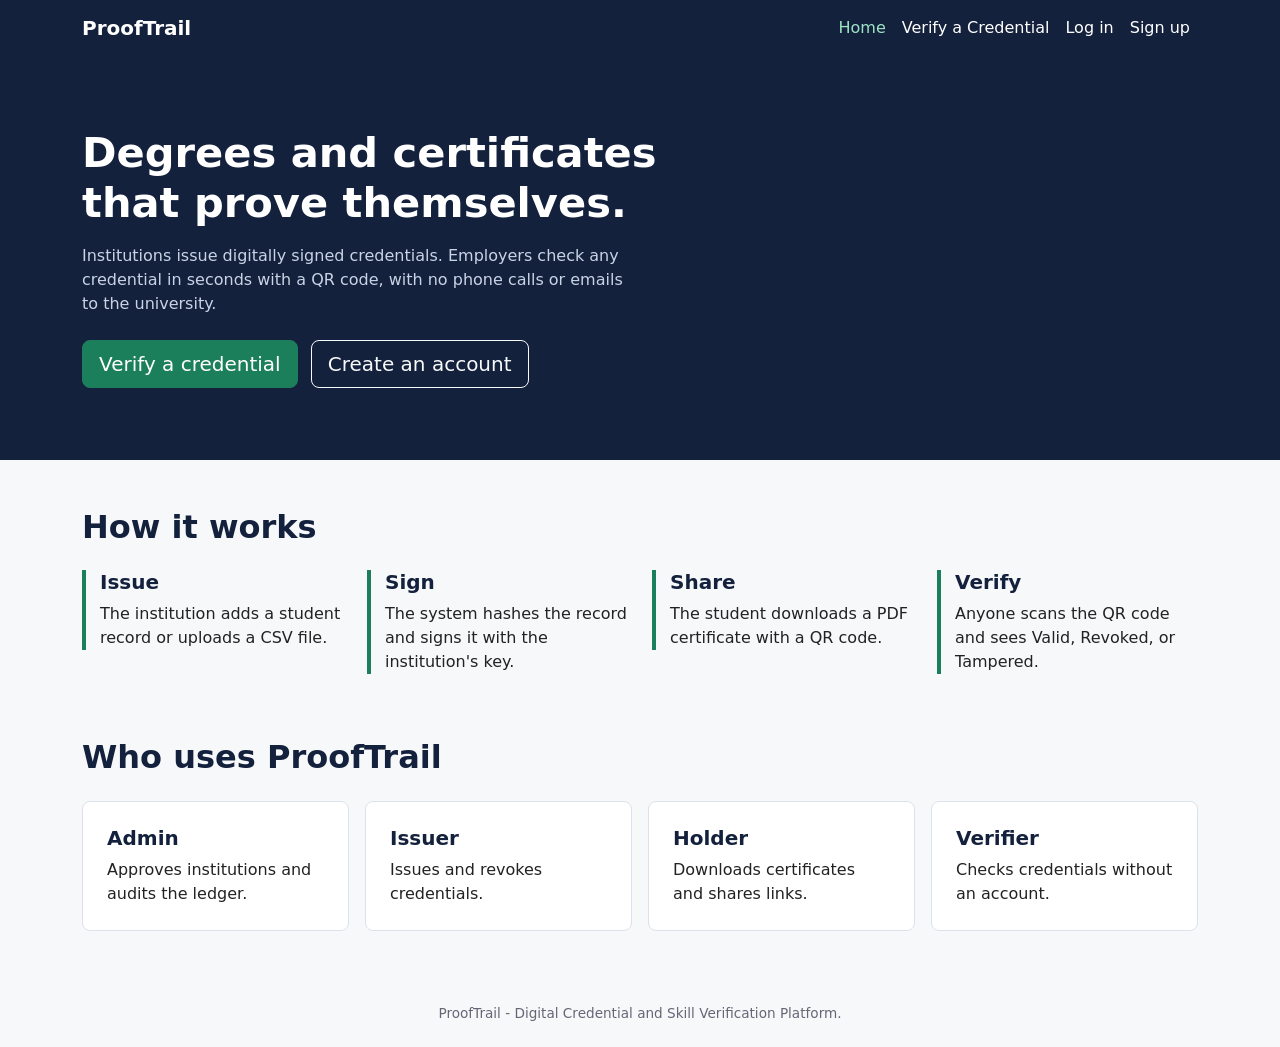
<file: index.html>
<!DOCTYPE html>
<html lang="en">
<head>
    <meta charset="utf-8">
    <meta name="viewport" content="width=device-width, initial-scale=1">
    <title>Home | ProofTrail</title>
    <link href="https://cdn.jsdelivr.net/npm/bootstrap@5.3.3/dist/css/bootstrap.min.css" rel="stylesheet">
    <link href="css/style.css" rel="stylesheet">
</head>
<body>
    <nav class="navbar navbar-expand-md">
        <div class="container">
            <a class="navbar-brand fw-bold" href="index.html">ProofTrail</a>
            <button class="navbar-toggler bg-light" data-bs-toggle="collapse" data-bs-target="#m"><span class="navbar-toggler-icon"></span></button>
            <div class="collapse navbar-collapse" id="m">
                <ul class="navbar-nav ms-auto">
                    <li class="nav-item"><a class="nav-link active" href="index.html">Home</a></li>
                    <li class="nav-item"><a class="nav-link" href="verify.html">Verify a Credential</a></li>
                    <li class="nav-item"><a class="nav-link" href="login.html">Log in</a></li>
                    <li class="nav-item"><a class="nav-link" href="signup.html">Sign up</a></li>
                </ul>
            </div>
        </div>
    </nav>

    <section class="hero">
        <div class="container">
            <div class="row align-items-center g-5">
                <div class="col-md-7">
                    <h1>Degrees and certificates that prove themselves.</h1>
                    <p class="mt-3">Institutions issue digitally signed credentials. Employers check any credential in seconds with a QR code, with no phone calls or emails to the university.</p>
                    <a href="verify.html" class="btn btn-seal btn-lg me-2 mt-2">Verify a credential</a>
                    <a href="signup.html" class="btn btn-outline-light btn-lg mt-2">Create an account</a>
                </div>
            </div>
        </div>
    </section>

    <section class="container py-5">
        <h2 class="mb-4">How it works</h2>
        <div class="row g-4">
            <div class="col-md-3">
                <div class="step">
                    <h5>Issue</h5>
                    <p>The institution adds a student record or uploads a CSV file.</p>
                </div>
            </div>

            <div class="col-md-3">
                <div class="step">
                    <h5>Sign</h5>
                    <p>The system hashes the record and signs it with the institution's key.</p>
                </div>
            </div>

            <div class="col-md-3">
                <div class="step">
                    <h5>Share</h5>
                    <p>The student downloads a PDF certificate with a QR code.</p>
                </div>
            </div>

            <div class="col-md-3">
                <div class="step">
                    <h5>Verify</h5>
                    <p>Anyone scans the QR code and sees Valid, Revoked, or Tampered.</p>
                </div>
            </div>

        </div>
    </section>

    <section class="container pb-5">
        <h2 class="mb-4">Who uses ProofTrail</h2>
        <div class="row g-3">

            <div class="col-md-3">
                <div class="panel h-100">
                    <h5>Admin</h5>
                    <p class="mb-0">Approves institutions and audits the ledger.</p>
                </div>
            </div>

            <div class="col-md-3">
                <div class="panel h-100">
                    <h5>Issuer</h5>
                    <p class="mb-0">Issues and revokes credentials.</p>
                </div>
            </div>

            <div class="col-md-3">
                <div class="panel h-100">
                    <h5>Holder</h5>
                    <p class="mb-0">Downloads certificates and shares links.</p>
                </div>
            </div>

            <div class="col-md-3">
                <div class="panel h-100">
                    <h5>Verifier</h5>
                    <p class="mb-0">Checks credentials without an account.</p>
                </div>
            </div>

        </div>
    </section>

    <footer class="container text-center">
        ProofTrail - Digital Credential and Skill Verification Platform.
    </footer>

    <script src="https://cdn.jsdelivr.net/npm/bootstrap@5.3.3/dist/js/bootstrap.bundle.min.js"></script>

</body>

</html>
</file>
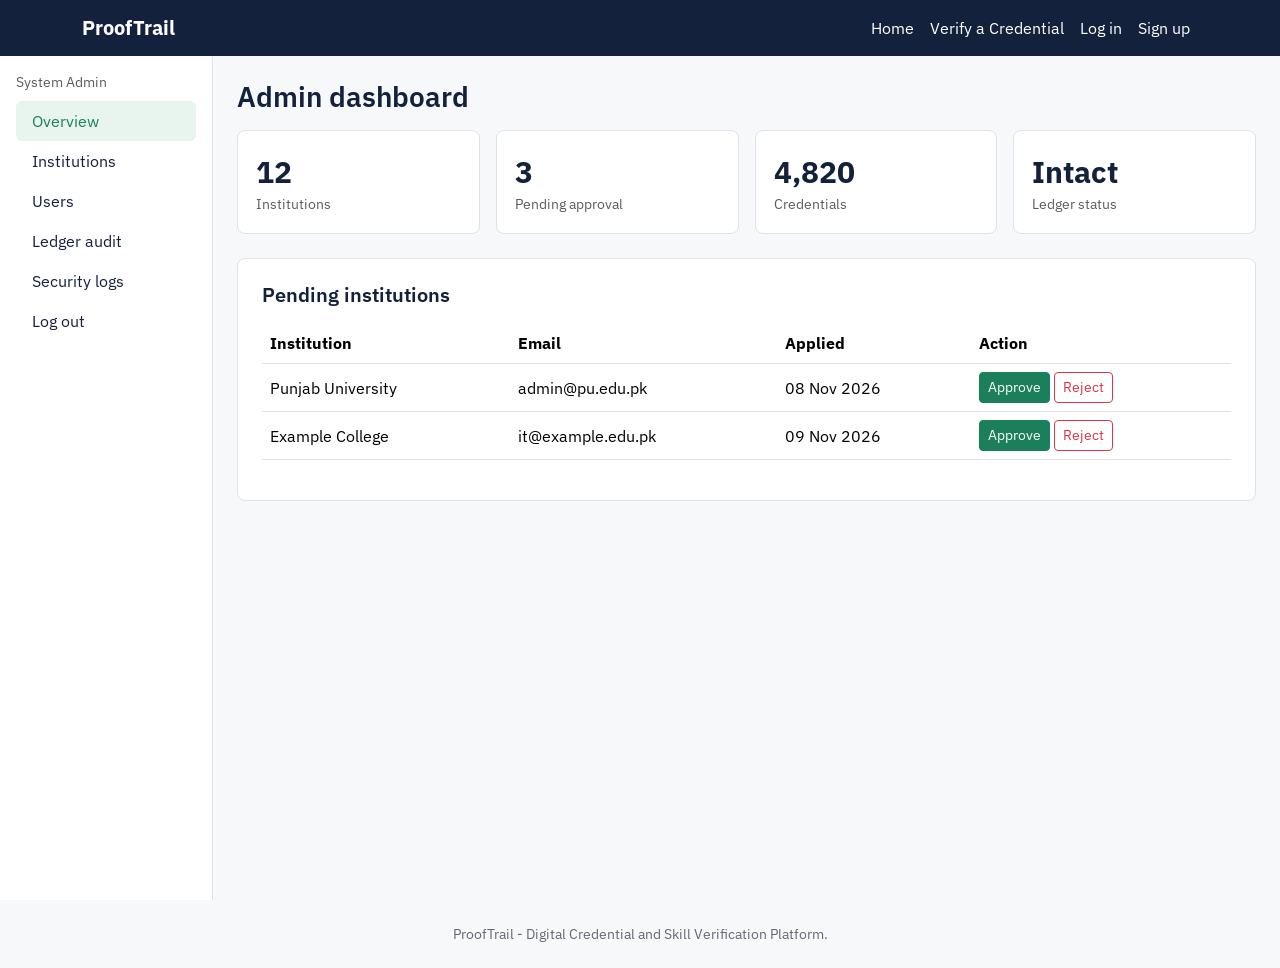
<file: admin-dashboard.html>
<!DOCTYPE html>
<html lang="en">

<head>
    <meta charset="utf-8">
    <meta name="viewport" content="width=device-width, initial-scale=1">
    <title>Admin dashboard | ProofTrail</title>
    <link href="https://cdn.jsdelivr.net/npm/bootstrap@5.3.3/dist/css/bootstrap.min.css" rel="stylesheet">
    <link href="https://fonts.googleapis.com/css2?family=IBM+Plex+Sans:wght@400;500;600;700&display=swap" rel="stylesheet">
    <link href="css/style.css" rel="stylesheet">
</head>

<body>

    <nav class="navbar navbar-expand-md">
        <div class="container">

            <a class="navbar-brand fw-bold" href="index.html">ProofTrail</a>

            <button class="navbar-toggler bg-light" data-bs-toggle="collapse" data-bs-target="#m">
                <span class="navbar-toggler-icon"></span>
            </button>

            <div class="collapse navbar-collapse" id="m">
                <ul class="navbar-nav ms-auto">
                    <li class="nav-item">
                        <a class="nav-link" href="index.html">Home</a>
                    </li>
                    <li class="nav-item">
                        <a class="nav-link" href="verify.html">Verify a Credential</a>
                    </li>
                    <li class="nav-item">
                        <a class="nav-link" href="login.html">Log in</a>
                    </li>
                    <li class="nav-item">
                        <a class="nav-link" href="signup.html">Sign up</a>
                    </li>
                </ul>
            </div>

        </div>
    </nav>

    <div class="container-fluid">
        <div class="row">

            <aside class="col-md-2 side p-3">
                <div class="small text-muted mb-2">System Admin</div>
                <nav class="nav flex-column">
                    <a class="nav-link active" href="#">Overview</a>
                    <a class="nav-link" href="#">Institutions</a>
                    <a class="nav-link" href="#">Users</a>
                    <a class="nav-link" href="#">Ledger audit</a>
                    <a class="nav-link" href="#">Security logs</a>
                    <a class="nav-link" href="login.html">Log out</a>
                </nav>
            </aside>

            <main class="col-md-10 p-4">

                <h3 class="mb-3">Admin dashboard</h3>

                <div class="row g-3 mb-4">

                    <div class="col-6 col-md-3">
                        <div class="stat">
                            <div class="n">12</div>
                            <div class="small text-muted">Institutions</div>
                        </div>
                    </div>

                    <div class="col-6 col-md-3">
                        <div class="stat">
                            <div class="n">3</div>
                            <div class="small text-muted">Pending approval</div>
                        </div>
                    </div>

                    <div class="col-6 col-md-3">
                        <div class="stat">
                            <div class="n">4,820</div>
                            <div class="small text-muted">Credentials</div>
                        </div>
                    </div>

                    <div class="col-6 col-md-3">
                        <div class="stat">
                            <div class="n">Intact</div>
                            <div class="small text-muted">Ledger status</div>
                        </div>
                    </div>

                </div>

                <div class="panel">
                    <h5 class="mb-3">Pending institutions</h5>

                    <div class="table-responsive">
                        <table class="table align-middle">

                            <thead>
                                <tr>
                                    <th>Institution</th>
                                    <th>Email</th>
                                    <th>Applied</th>
                                    <th>Action</th>
                                </tr>
                            </thead>

                            <tbody>
                                <tr>
                                    <td>Punjab University</td>
                                    <td>admin@pu.edu.pk</td>
                                    <td>08 Nov 2026</td>
                                    <td>
                                        <button class="btn btn-sm btn-seal">Approve</button>
                                        <button class="btn btn-sm btn-outline-danger">Reject</button>
                                    </td>
                                </tr>
                                <tr>
                                    <td>Example College</td>
                                    <td>it@example.edu.pk</td>
                                    <td>09 Nov 2026</td>
                                    <td>
                                        <button class="btn btn-sm btn-seal">Approve</button>
                                        <button class="btn btn-sm btn-outline-danger">Reject</button>
                                    </td>
                                </tr>
                            </tbody>

                        </table>
                    </div>
                </div>

            </main>

        </div>
    </div>

    <footer class="container text-center">
        ProofTrail - Digital Credential and Skill Verification Platform.
    </footer>

    <script src="https://cdn.jsdelivr.net/npm/bootstrap@5.3.3/dist/js/bootstrap.bundle.min.js"></script>

</body>

</html>
</file>
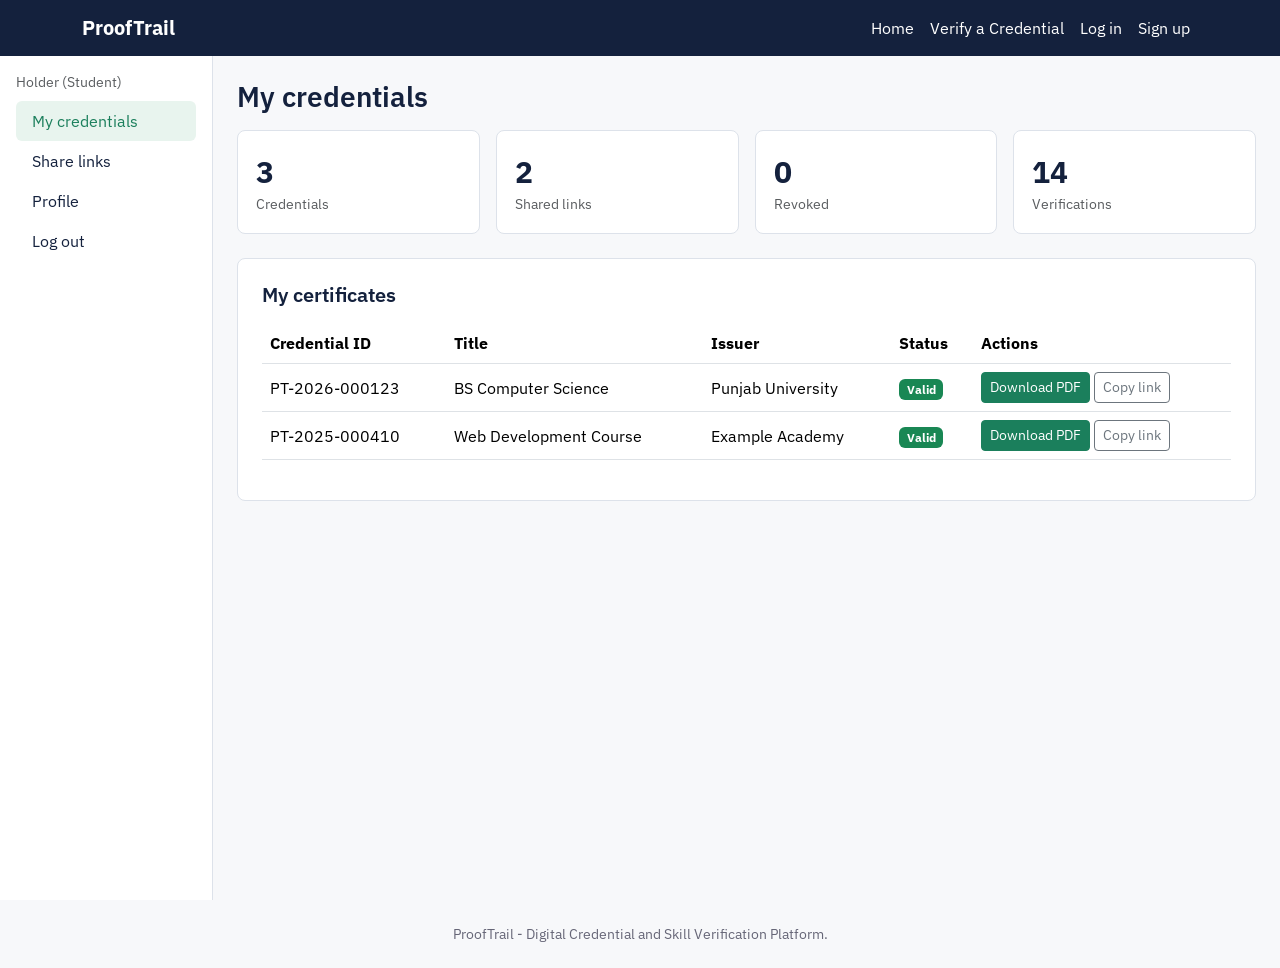
<file: holder-dashboard.html>
<!DOCTYPE html>
<html lang="en">
<head>
    <meta charset="utf-8">
    <meta name="viewport" content="width=device-width, initial-scale=1">
    <title>My credentials | ProofTrail</title>
    <link href="https://cdn.jsdelivr.net/npm/bootstrap@5.3.3/dist/css/bootstrap.min.css" rel="stylesheet">
    <link href="https://fonts.googleapis.com/css2?family=IBM+Plex+Sans:wght@400;500;600;700&display=swap" rel="stylesheet">
    <link href="css/style.css" rel="stylesheet">
</head>
<body>
    <nav class="navbar navbar-expand-md">
        <div class="container">
            <a class="navbar-brand fw-bold" href="index.html">ProofTrail</a>
            <button class="navbar-toggler bg-light" data-bs-toggle="collapse" data-bs-target="#m">
                <span class="navbar-toggler-icon"></span>
            </button>
            <div class="collapse navbar-collapse" id="m">
                <ul class="navbar-nav ms-auto">
                    <li class="nav-item">
                        <a class="nav-link" href="index.html">Home</a>
                    </li>
                    <li class="nav-item">
                        <a class="nav-link" href="verify.html">Verify a Credential</a>
                    </li>
                    <li class="nav-item">
                        <a class="nav-link" href="login.html">Log in</a>
                    </li>
                    <li class="nav-item">
                        <a class="nav-link" href="signup.html">Sign up</a>
                    </li>
                </ul>
            </div>
        </div>
    </nav>
    <div class="container-fluid">
        <div class="row">
            <aside class="col-md-2 side p-3">
                <div class="small text-muted mb-2">Holder (Student)</div>
                <nav class="nav flex-column">
                    <a class="nav-link active" href="#">My credentials</a>
                    <a class="nav-link" href="#">Share links</a>
                    <a class="nav-link" href="#">Profile</a>
                    <a class="nav-link" href="login.html">Log out</a>
                </nav>
            </aside>
            <main class="col-md-10 p-4">
                <h3 class="mb-3">My credentials</h3>
                <div class="row g-3 mb-4">
                    <div class="col-6 col-md-3">
                        <div class="stat">
                            <div class="n">3</div>
                            <div class="small text-muted">Credentials</div>
                        </div>
                    </div>
                    <div class="col-6 col-md-3">
                        <div class="stat">
                            <div class="n">2</div>
                            <div class="small text-muted">Shared links</div>
                        </div>
                    </div>
                    <div class="col-6 col-md-3">
                        <div class="stat">
                            <div class="n">0</div>
                            <div class="small text-muted">Revoked</div>
                        </div>
                    </div>
                    <div class="col-6 col-md-3">
                        <div class="stat">
                            <div class="n">14</div>
                            <div class="small text-muted">Verifications</div>
                        </div>
                    </div>
                </div>
                <div class="panel">
                    <h5 class="mb-3">My certificates</h5>
                    <div class="table-responsive">
                        <table class="table align-middle">
                            <thead>
                                <tr>
                                    <th>Credential ID</th>
                                    <th>Title</th>
                                    <th>Issuer</th>
                                    <th>Status</th>
                                    <th>Actions</th>
                                </tr>
                            </thead>
                            <tbody>
                                <tr>
                                    <td>PT-2026-000123</td>
                                    <td>BS Computer Science</td>
                                    <td>Punjab University</td>
                                    <td><span class="badge text-bg-success">Valid</span></td>
                                    <td>
                                        <button class="btn btn-sm btn-seal">Download PDF</button>
                                        <button class="btn btn-sm btn-outline-secondary">Copy link</button>
                                    </td>
                                </tr>
                                <tr>
                                    <td>PT-2025-000410</td>
                                    <td>Web Development Course</td>
                                    <td>Example Academy</td>
                                    <td><span class="badge text-bg-success">Valid</span></td>
                                    <td>
                                        <button class="btn btn-sm btn-seal">Download PDF</button>
                                        <button class="btn btn-sm btn-outline-secondary">Copy link</button>
                                    </td>
                                </tr>
                            </tbody>
                        </table>
                    </div>
                </div>
            </main>
        </div>
    </div>
    <footer class="container text-center">ProofTrail - Digital Credential and Skill Verification Platform.</footer>
    <script src="https://cdn.jsdelivr.net/npm/bootstrap@5.3.3/dist/js/bootstrap.bundle.min.js"></script>
</body>
</html>
</file>
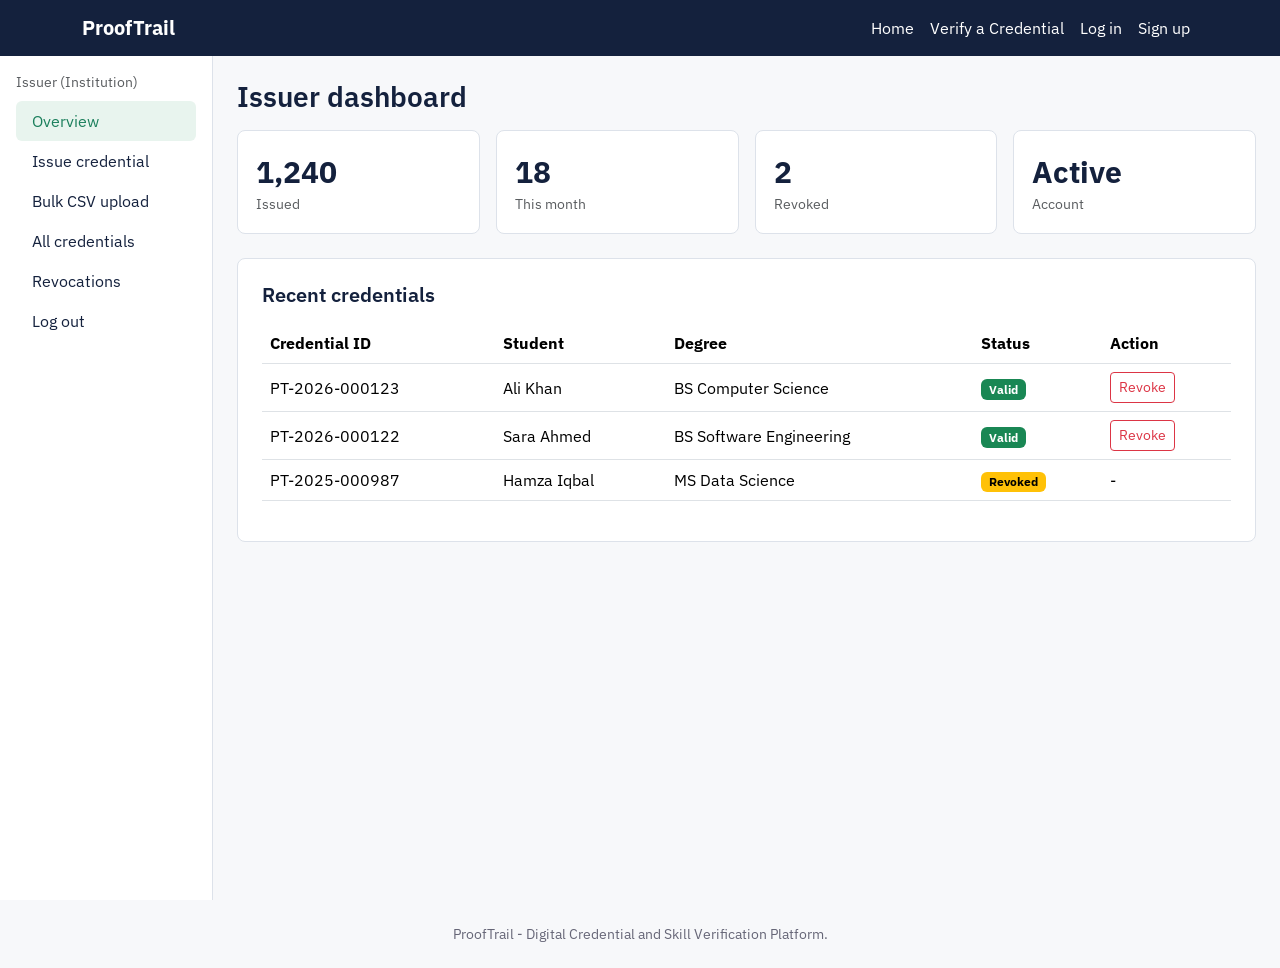
<file: issuer-dashboard.html>
<!DOCTYPE html>
<html lang="en">
<head>
    <meta charset="utf-8">
    <meta name="viewport" content="width=device-width, initial-scale=1">
    <title>Issuer dashboard | ProofTrail</title>
    <link href="https://cdn.jsdelivr.net/npm/bootstrap@5.3.3/dist/css/bootstrap.min.css" rel="stylesheet">
    <link href="https://fonts.googleapis.com/css2?family=IBM+Plex+Sans:wght@400;500;600;700&display=swap" rel="stylesheet">
    <link href="css/style.css" rel="stylesheet">
</head>
<body>
    <nav class="navbar navbar-expand-md">
        <div class="container">
            <a class="navbar-brand fw-bold" href="index.html">ProofTrail</a>
            <button class="navbar-toggler bg-light" data-bs-toggle="collapse" data-bs-target="#m">
                <span class="navbar-toggler-icon"></span>
            </button>
            <div class="collapse navbar-collapse" id="m">
                <ul class="navbar-nav ms-auto">
                    <li class="nav-item">
                        <a class="nav-link" href="index.html">Home</a>
                    </li>
                    <li class="nav-item">
                        <a class="nav-link" href="verify.html">Verify a Credential</a>
                    </li>
                    <li class="nav-item">
                        <a class="nav-link" href="login.html">Log in</a>
                    </li>
                    <li class="nav-item">
                        <a class="nav-link" href="signup.html">Sign up</a>
                    </li>
                </ul>
            </div>
        </div>
    </nav>

    <div class="container-fluid">
        <div class="row">
            <aside class="col-md-2 side p-3">
                <div class="small text-muted mb-2">Issuer (Institution)</div>
                <nav class="nav flex-column">
                    <a class="nav-link active" href="#">Overview</a>
                    <a class="nav-link" href="#">Issue credential</a>
                    <a class="nav-link" href="#">Bulk CSV upload</a>
                    <a class="nav-link" href="#">All credentials</a>
                    <a class="nav-link" href="#">Revocations</a>
                    <a class="nav-link" href="login.html">Log out</a>
                </nav>
            </aside>
            <main class="col-md-10 p-4">
                <h3 class="mb-3">Issuer dashboard</h3>
                <div class="row g-3 mb-4">
                    <div class="col-6 col-md-3">
                        <div class="stat">
                            <div class="n">1,240</div>
                            <div class="small text-muted">Issued</div>
                        </div>
                    </div>
                    <div class="col-6 col-md-3">
                        <div class="stat">
                            <div class="n">18</div>
                            <div class="small text-muted">This month</div>
                        </div>
                    </div>
                    <div class="col-6 col-md-3">
                        <div class="stat">
                            <div class="n">2</div>
                            <div class="small text-muted">Revoked</div>
                        </div>
                    </div>
                    <div class="col-6 col-md-3">
                        <div class="stat">
                            <div class="n">Active</div>
                            <div class="small text-muted">Account</div>
                        </div>
                    </div>
                </div>
                <div class="panel">
                    <h5 class="mb-3">Recent credentials</h5>
                    <div class="table-responsive">
                        <table class="table align-middle">
                            <thead>
                                <tr>
                                    <th>Credential ID</th>
                                    <th>Student</th>
                                    <th>Degree</th>
                                    <th>Status</th>
                                    <th>Action</th>
                                </tr>
                            </thead>
                            <tbody>
                                <tr>
                                    <td>PT-2026-000123</td>
                                    <td>Ali Khan</td>
                                    <td>BS Computer Science</td>
                                    <td><span class="badge text-bg-success">Valid</span></td>
                                    <td><button class="btn btn-sm btn-outline-danger">Revoke</button></td>
                                </tr>
                                <tr>
                                    <td>PT-2026-000122</td>
                                    <td>Sara Ahmed</td>
                                    <td>BS Software Engineering</td>
                                    <td><span class="badge text-bg-success">Valid</span></td>
                                    <td><button class="btn btn-sm btn-outline-danger">Revoke</button></td>
                                </tr>
                                <tr>
                                    <td>PT-2025-000987</td>
                                    <td>Hamza Iqbal</td>
                                    <td>MS Data Science</td>
                                    <td><span class="badge text-bg-warning">Revoked</span></td>
                                    <td>-</td>
                                </tr>
                            </tbody>
                        </table>
                    </div>
                </div>
            </main>
        </div>
    </div>

    <footer class="container text-center">ProofTrail - Digital Credential and Skill Verification Platform.</footer>
    <script src="https://cdn.jsdelivr.net/npm/bootstrap@5.3.3/dist/js/bootstrap.bundle.min.js"></script>
</body>
</html>
</file>
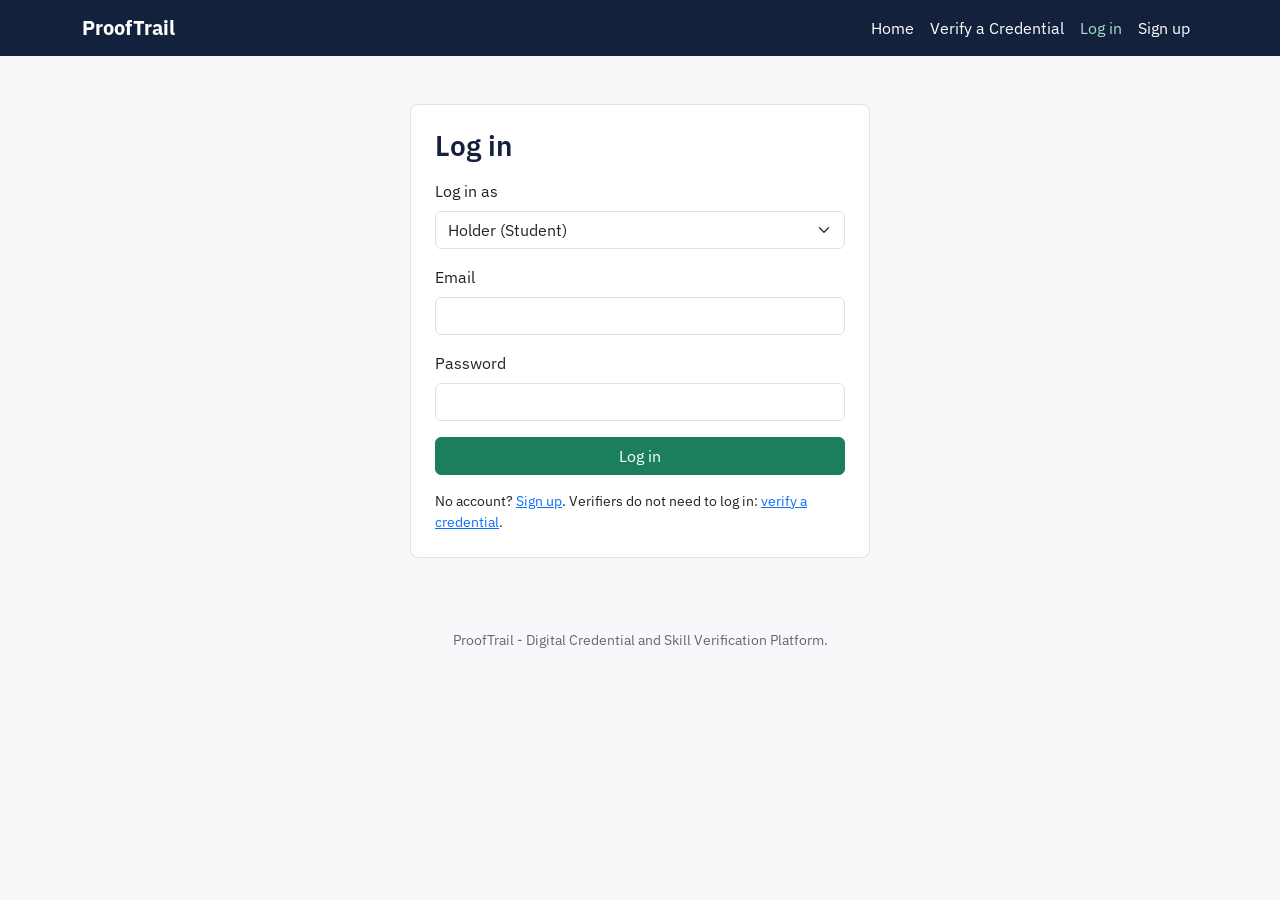
<file: login.html>
<!DOCTYPE html>
<html lang="en">

<head>
    <meta charset="utf-8">
    <meta name="viewport" content="width=device-width, initial-scale=1">
    <title>Log in | ProofTrail</title>

    <link href="https://cdn.jsdelivr.net/npm/bootstrap@5.3.3/dist/css/bootstrap.min.css" rel="stylesheet">

    <link href="https://fonts.googleapis.com/css2?family=IBM+Plex+Sans:wght@400;500;600;700&display=swap" rel="stylesheet">

    <link href="css/style.css" rel="stylesheet">
</head>

<body>
    <nav class="navbar navbar-expand-md">
        <div class="container">
            <a class="navbar-brand fw-bold" href="index.html">ProofTrail</a>
            <button class="navbar-toggler bg-light" data-bs-toggle="collapse" data-bs-target="#m">
                <span class="navbar-toggler-icon"></span>
            </button>
            <div class="collapse navbar-collapse" id="m">
                <ul class="navbar-nav ms-auto">
                    <li class="nav-item">
                        <a class="nav-link" href="index.html">Home</a>
                    </li>
                    <li class="nav-item">
                        <a class="nav-link" href="verify.html">Verify a Credential</a>
                    </li>
                    <li class="nav-item">
                        <a class="nav-link active" href="login.html">Log in</a>
                    </li>
                    <li class="nav-item">
                        <a class="nav-link" href="signup.html">Sign up</a>
                    </li>
                </ul>
            </div>
        </div>
    </nav>

    <div class="auth-wrap">
        <div class="panel">
            <h3 class="mb-3">Log in</h3>
            <form id="f">
                <div class="mb-3">
                    <label class="form-label" for="role">Log in as</label>
                    <select id="role" class="form-select">
                        <option value="holder-dashboard.html">Holder (Student)</option>
                        <option value="issuer-dashboard.html">Issuer (Institution)</option>
                        <option value="admin-dashboard.html">System Admin</option>
                    </select>
                </div>

                <div class="mb-3">
                    <label class="form-label" for="e">Email</label>
                    <input id="e" type="email" class="form-control" required>
                </div>

                <div class="mb-3">
                    <label class="form-label" for="p">Password</label>
                    <input id="p" type="password" class="form-control" required>
                </div>

                <button class="btn btn-seal w-100">Log in</button>
            </form>

            <p class="mt-3 mb-0 small">
                No account? <a href="signup.html">Sign up</a>.
                Verifiers do not need to log in: <a href="verify.html">verify a credential</a>.
            </p>

        </div>
    </div>


    <footer class="container text-center">
        ProofTrail - Digital Credential and Skill Verification Platform.
    </footer>

    <script src="https://cdn.jsdelivr.net/npm/bootstrap@5.3.3/dist/js/bootstrap.bundle.min.js"></script>

    <script>
        var form = document.getElementById("f");

        /** @type {HTMLSelectElement | null} */
        var role = document.getElementById("role");

        if (form && role) {
            form.addEventListener("submit", function (e) {
                e.preventDefault();
                location.href = role.value;
            });
        }
    </script>

</body>

</html>
</file>
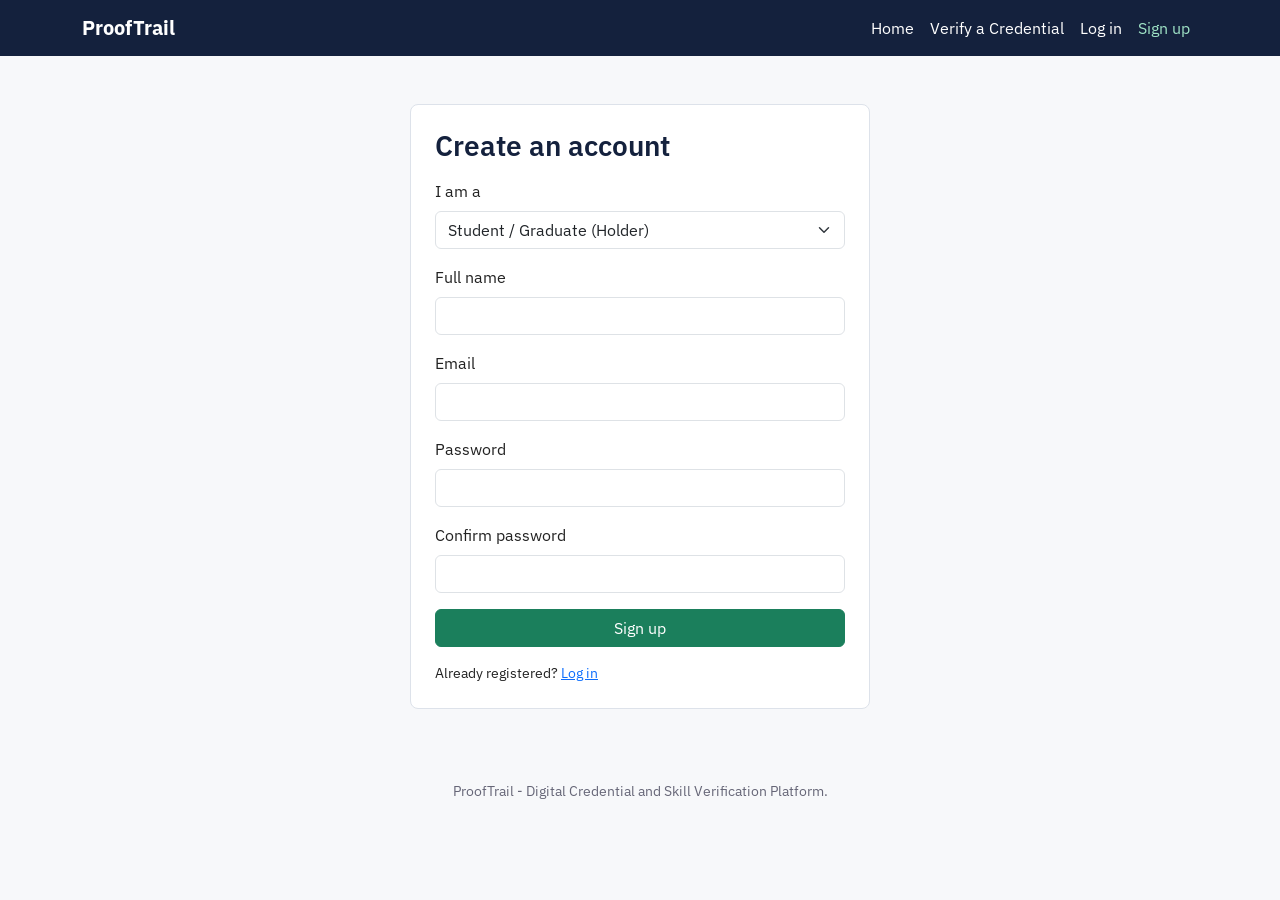
<file: signup.html>
<!DOCTYPE html>
<html lang="en">
<head>
    <meta charset="utf-8">
    <meta name="viewport" content="width=device-width, initial-scale=1">
    <title>Sign up | ProofTrail</title>
    <link href="https://cdn.jsdelivr.net/npm/bootstrap@5.3.3/dist/css/bootstrap.min.css" rel="stylesheet">
    <link href="https://fonts.googleapis.com/css2?family=IBM+Plex+Sans:wght@400;500;600;700&display=swap" rel="stylesheet">
    <link href="css/style.css" rel="stylesheet">
</head>
<body>
    <nav class="navbar navbar-expand-md">
        <div class="container">
            <a class="navbar-brand fw-bold" href="index.html">ProofTrail</a>
            <button class="navbar-toggler bg-light" data-bs-toggle="collapse" data-bs-target="#m">
                <span class="navbar-toggler-icon"></span>
            </button>
            <div class="collapse navbar-collapse" id="m">
                <ul class="navbar-nav ms-auto">
                    <li class="nav-item">
                        <a class="nav-link" href="index.html">Home</a>
                    </li>
                    <li class="nav-item">
                        <a class="nav-link" href="verify.html">Verify a Credential</a>
                    </li>
                    <li class="nav-item">
                        <a class="nav-link" href="login.html">Log in</a>
                    </li>
                    <li class="nav-item">
                        <a class="nav-link active" href="signup.html">Sign up</a>
                    </li>
                </ul>
            </div>
        </div>
    </nav>

    <div class="auth-wrap">
        <div class="panel">
            <h3 class="mb-3">Create an account</h3>
            <form id="f">
                <div class="mb-3">
                    <label class="form-label" for="role">I am a</label>
                    <select id="role" class="form-select">
                        <option value="h">Student / Graduate (Holder)</option>
                        <option value="i">Institution (Issuer)</option>
                    </select>
                </div>
                <div class="mb-3">
                    <label class="form-label" for="n" id="nl">Full name</label>
                    <input id="n" class="form-control" required>
                </div>
                <div class="mb-3">
                    <label class="form-label" for="e">Email</label>
                    <input id="e" type="email" class="form-control" required>
                </div>
                <div class="mb-3" id="reg" style="display:none">
                    <label class="form-label" for="r">Registration / HEC number</label>
                    <input id="r" class="form-control">
                </div>
                <div class="mb-3">
                    <label class="form-label" for="p">Password</label>
                    <input id="p" type="password" class="form-control" minlength="8" required>
                </div>
                <div class="mb-3">
                    <label class="form-label" for="c">Confirm password</label>
                    <input id="c" type="password" class="form-control" required>
                </div>
                <p class="small text-muted" id="note" style="display:none">Institution accounts are active after Admin approval.</p>
                <button class="btn btn-seal w-100">Sign up</button>
            </form>
            <p class="mt-3 mb-0 small">Already registered? <a href="login.html">Log in</a></p>
        </div>
    </div>

    <footer class="container text-center">ProofTrail - Digital Credential and Skill Verification Platform.</footer>
    
    <script src="https://cdn.jsdelivr.net/npm/bootstrap@5.3.3/dist/js/bootstrap.bundle.min.js"></script>
    <script>
        var r = document.getElementById("role");
        r.addEventListener("change", function() {
            var i = r?.value == "i";
            document.getElementById("reg").style.display = i ? "block" : "none";
            document.getElementById("note").style.display = i ? "block" : "none";
            document.getElementById("nl").textContent = i ? "Institution name" : "Full name";
        });

        document.getElementById("f")?.addEventListener("submit", function(e) {
            e.preventDefault();
            if (document.getElementById("p")?.value !== document.getElementById("c")?.value) {
                alert("Passwords do not match.");
                return;
            }
            location.href = "login.html";
        });
    </script>
</body>
</html>
</file>
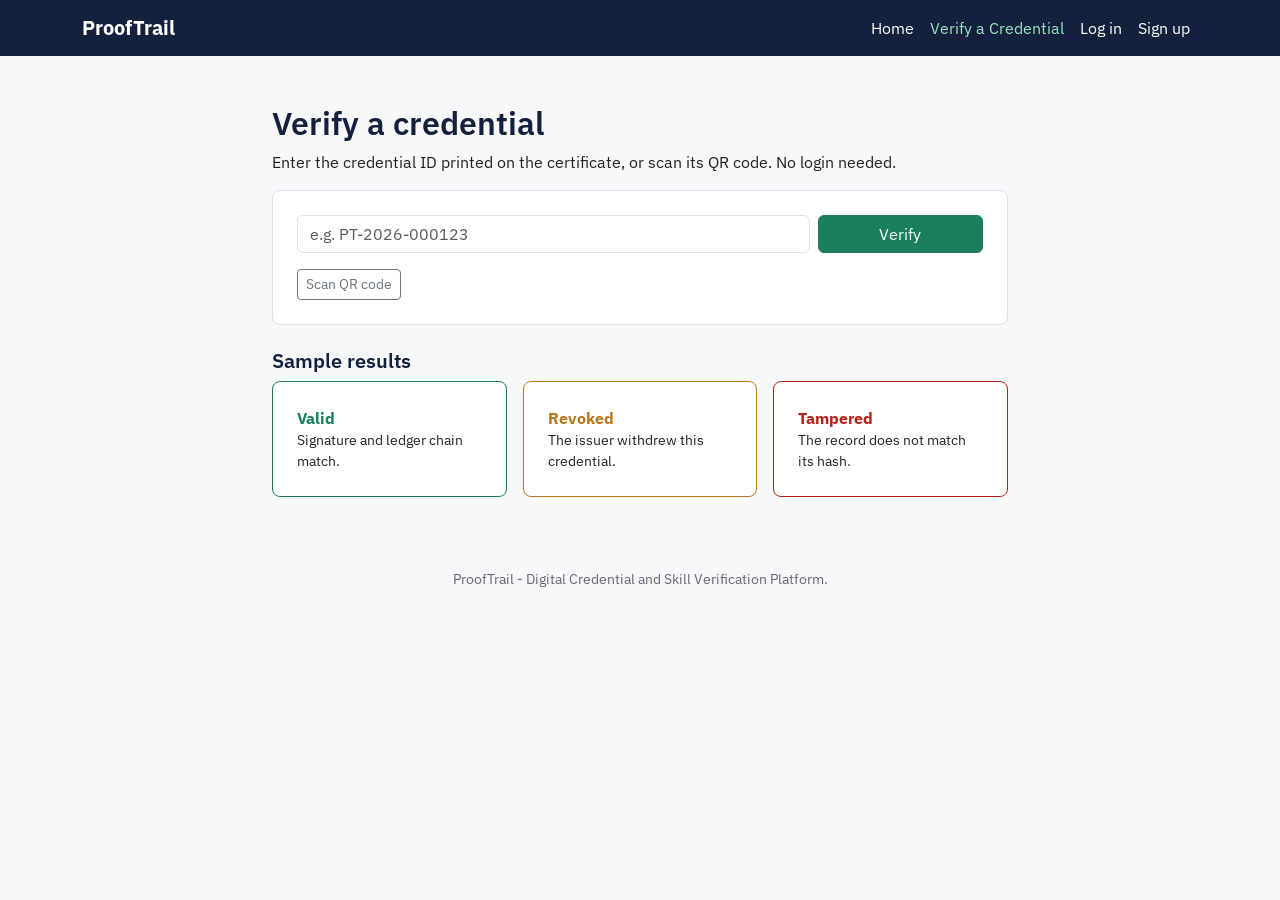
<file: verify.html>
<!DOCTYPE html>
<html lang="en">
<head>
    <meta charset="utf-8">
    <meta name="viewport" content="width=device-width, initial-scale=1">
    <title>Verify a credential | ProofTrail</title>
    <link href="https://cdn.jsdelivr.net/npm/bootstrap@5.3.3/dist/css/bootstrap.min.css" rel="stylesheet">
    <link href="https://fonts.googleapis.com/css2?family=IBM+Plex+Sans:wght@400;500;600;700&display=swap" rel="stylesheet">
    <link href="css/style.css" rel="stylesheet">
</head>
<body>
    <nav class="navbar navbar-expand-md">
        <div class="container">
            <a class="navbar-brand fw-bold" href="index.html">ProofTrail</a>
            <button class="navbar-toggler bg-light" data-bs-toggle="collapse" data-bs-target="#m">
                <span class="navbar-toggler-icon"></span>
            </button>
            <div class="collapse navbar-collapse" id="m">
                <ul class="navbar-nav ms-auto">
                    <li class="nav-item">
                        <a class="nav-link" href="index.html">Home</a>
                    </li>
                    <li class="nav-item">
                        <a class="nav-link active" href="verify.html">Verify a Credential</a>
                    </li>
                    <li class="nav-item">
                        <a class="nav-link" href="login.html">Log in</a>
                    </li>
                    <li class="nav-item">
                        <a class="nav-link" href="signup.html">Sign up</a>
                    </li>
                </ul>
            </div>
        </div>
    </nav>

    <div class="container py-5" style="max-width:760px">
        <h2>Verify a credential</h2>
        <p>Enter the credential ID printed on the certificate, or scan its QR code. No login needed.</p>
        
        <div class="panel mb-4">
            <form class="row g-2" id="f">
                <div class="col-sm-9">
                    <input id="cid" class="form-control" placeholder="e.g. PT-2026-000123" aria-label="Credential ID">
                </div>
                <div class="col-sm-3">
                    <button class="btn btn-seal w-100">Verify</button>
                </div>
            </form>
            <div class="mt-3">
                <button class="btn btn-outline-secondary btn-sm">Scan QR code</button>
            </div>
        </div>

        <h5>Sample results</h5>
        <div class="row g-3">
            <div class="col-md-4">
                <div class="panel" style="border-color:var(--seal)">
                    <strong style="color:var(--seal)">Valid</strong>
                    <div class="small">Signature and ledger chain match.</div>
                </div>
            </div>
            <div class="col-md-4">
                <div class="panel" style="border-color:var(--amber)">
                    <strong style="color:var(--amber)">Revoked</strong>
                    <div class="small">The issuer withdrew this credential.</div>
                </div>
            </div>
            <div class="col-md-4">
                <div class="panel" style="border-color:var(--bad)">
                    <strong style="color:var(--bad)">Tampered</strong>
                    <div class="small">The record does not match its hash.</div>
                </div>
            </div>
        </div>
    </div>

    <footer class="container text-center">ProofTrail - Digital Credential and Skill Verification Platform.</footer>
    
    <script src="https://cdn.jsdelivr.net/npm/bootstrap@5.3.3/dist/js/bootstrap.bundle.min.js"></script>
    <script>
        document.getElementById("f").addEventListener("submit", function(e) {
            e.preventDefault();
        });
    </script>
</body>
</html>
</file>
<file: css/style.css>
:root {
    --ink: #14213D;
    --paper: #F7F8FA;
    --seal: #1B7F5C;
    --amber: #B7791F;
    --bad: #B42318;
    --line: #DDE2EA
}

body {
    font-family: 'IBM Plex Sans',system-ui,sans-serif;
    background: var(--paper);
    color: #222
}

h1, h2, h3, h4, h5 {
    color: var(--ink);
    font-weight: 600
}

.navbar {
    background: var(--ink)
}

.navbar .navbar-brand, .navbar .nav-link {
    color: #fff
}

.navbar .nav-link:hover, .navbar .nav-link.active {
    color: #9FE3C6
}

.btn-seal {
    background: var(--seal);
    border-color: var(--seal);
    color: #fff
}

.btn-seal:hover {
    background: #15694B;
    border-color: #15694B;
    color: #fff
}

.hero {
    background: var(--ink);
    color: #fff;
    padding: 72px 0
}

.hero h1 {
    color: #fff;
    font-size: 2.6rem;
    max-width: 620px
}

.hero p {
    color: #C9D3E6;
    max-width: 560px
}

.stamp {
    border: 3px solid var(--seal);
    color: var(--seal);
    border-radius: 12px;
    padding: 20px 24px;
    background: #fff;
    max-width: 340px;
    transform: rotate(-2deg)
}

.stamp .big {
    font-size: 1.6rem;
    font-weight: 700
}

.stamp code {
    font-size: .75rem;
    color: #555;
    word-break: break-all
}

.panel {
    background: #fff;
    border: 1px solid var(--line);
    border-radius: 8px;
    padding: 24px
}

.step {
    border-left: 4px solid var(--seal);
    padding-left: 14px
}

.auth-wrap {
    max-width: 460px;
    margin: 48px auto
}

.side {
    background: #fff;
    border-right: 1px solid var(--line);
    min-height: calc(100vh - 56px)
}

.side .nav-link {
      color: var(--ink);
     border-radius: 6px
}

.side .nav-link.active, .side .nav-link:hover {
     background: #E8F4EE;
      color: var(--seal)
}

.stat {
    background: #fff;
    border: 1px solid var(--line);
    border-radius: 8px;
    padding: 18px
}

.stat .n {
    font-size: 1.9rem;
    font-weight: 700;
    color: var(--ink)
}

footer {
    color: #667;
    font-size: .85rem;
    padding: 24px 0
}
</file>
